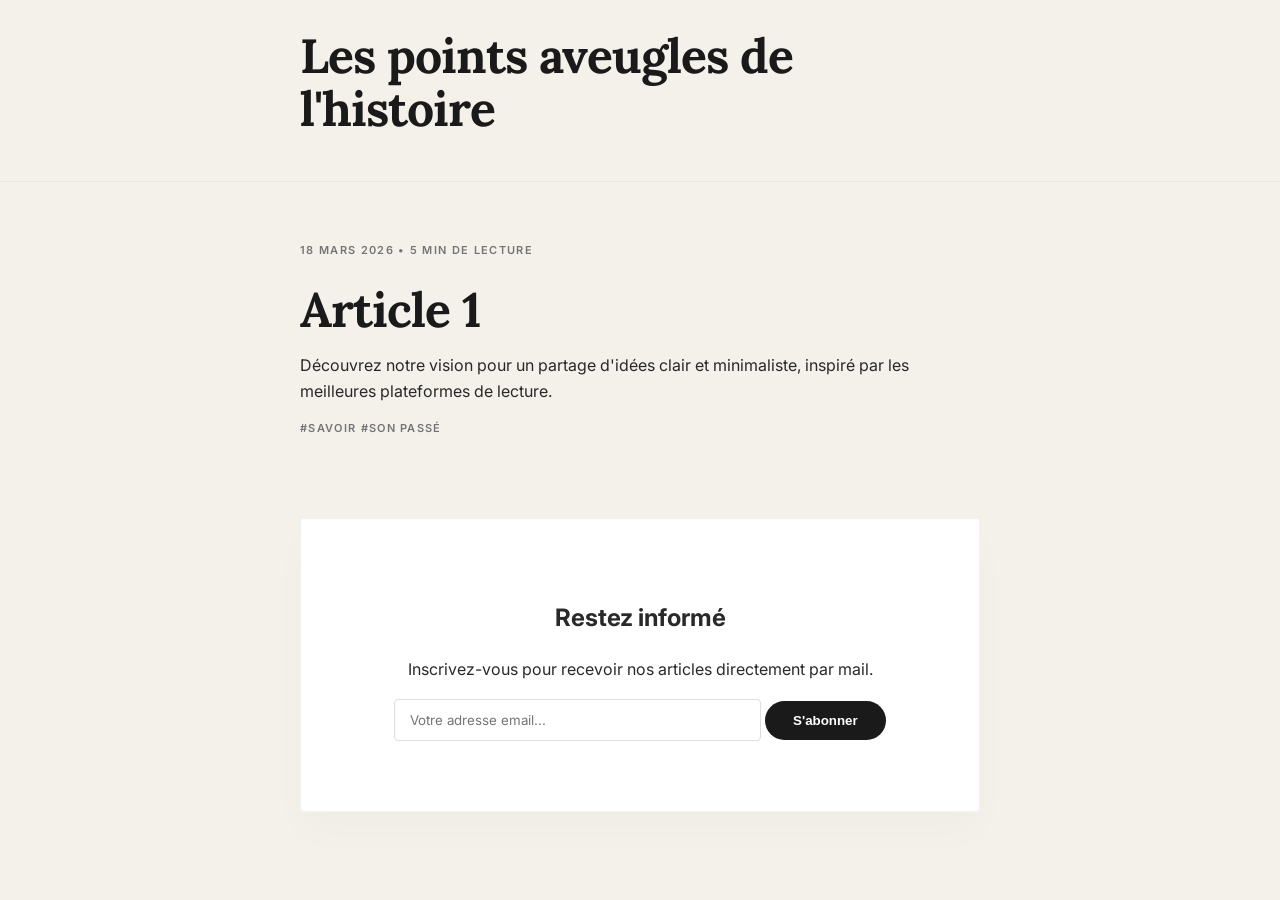
<file: index.html>
<!DOCTYPE html>
<html lang="fr">
<head>
    <meta charset="UTF-8">
    <meta name="viewport" content="width=device-width, initial-scale=1.0">
    <title>World Website | Blog & Newsletter</title>
    <link href="https://fonts.googleapis.com/css2?family=Lora:wght@400;700&family=Inter:wght@400;600&display=swap" rel="stylesheet">
    <link rel="stylesheet" href="style.css">
</head>
<body>

<header>
    <div class="container">
        <h1><a href="article-1.html" style="text-decoration: none; color: inherit;">Les points aveugles de l'histoire</a></h1>
    </div>
</header>

<main class="container">
    <article>
        <div class="meta">18 Mars 2026 • 5 min de lecture</div>
        <h1>Article 1</h1>
        <p class="excerpt">Découvrez notre vision pour un partage d'idées clair et minimaliste, inspiré par les meilleures plateformes de lecture.</p>
        <div class="meta">#Savoir #Son passé</div>
    </article>

    <section class="newsletter">
        <h2>Restez informé</h2>
        <p>Inscrivez-vous pour recevoir nos articles directement par mail.</p>
        <form>
            <input type="email" placeholder="Votre adresse email..." required>
            <button type="submit">S'abonner</button>
        </form>
    </section>
</main>

</body>
</html>
</file>
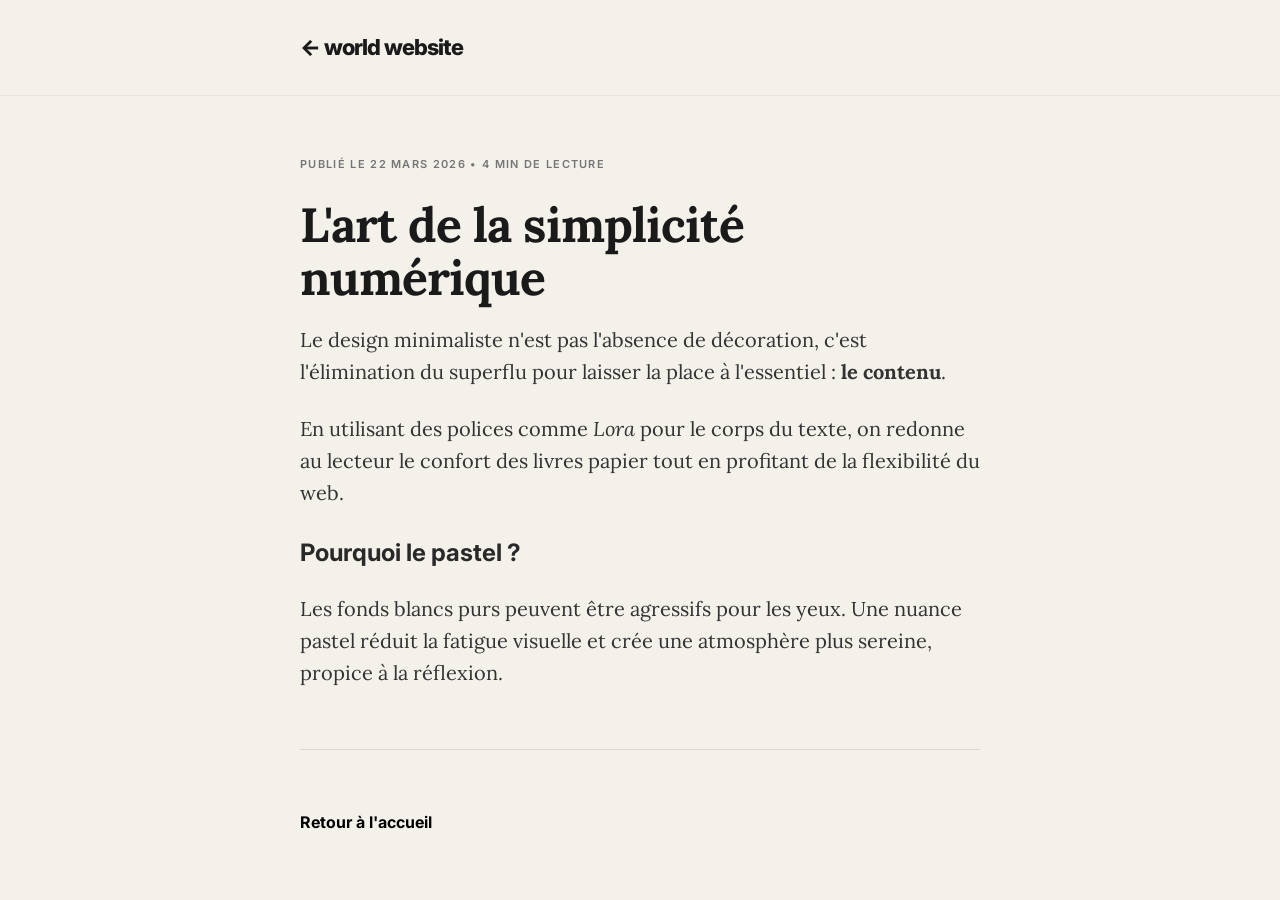
<file: article-1.html>
<!DOCTYPE html>
<html lang="fr">
<head>
    <meta charset="UTF-8">
    <meta name="viewport" content="width=device-width, initial-scale=1.0">
    <title>Mon premier article | World Website</title>
    <link rel="stylesheet" href="style.css">
    <link href="https://fonts.googleapis.com/css2?family=Lora:wght@400;700&family=Inter:wght@400;600&display=swap" rel="stylesheet">
</head>
<body>

<header>
    <div class="container">
        <a href="index.html" class="logo">← World Website</a>
    </div>
</header>

<main class="container">
    <article class="full-post">
        <div class="meta">Publié le 22 Mars 2026 • 4 min de lecture</div>
        <h1>L'art de la simplicité numérique</h1>
        
        <div class="post-content">
            <p>Le design minimaliste n'est pas l'absence de décoration, c'est l'élimination du superflu pour laisser la place à l'essentiel : <strong>le contenu</strong>.</p>
            
            <p>En utilisant des polices comme <em>Lora</em> pour le corps du texte, on redonne au lecteur le confort des livres papier tout en profitant de la flexibilité du web.</p>
            
            <h2>Pourquoi le pastel ?</h2>
            <p>Les fonds blancs purs peuvent être agressifs pour les yeux. Une nuance pastel réduit la fatigue visuelle et crée une atmosphère plus sereine, propice à la réflexion.</p>
        </div>
    </article>

    <hr>
    <a href="index.html" style="text-decoration: none; color: black; font-weight: bold;">Retour à l'accueil</a>
</main>

</body>
</html>
</file>
<file: style.css>
/* 1. Variables globales */
:root { 
    --main-color: #1a1a1a; 
    --text-color: #292929; 
    --gray: #757575; 
    --bg-color: #f4f1ea; /* Ton beige pastel historique */
}

/* 2. Base de la page */
body { 
    font-family: 'Inter', sans-serif; 
    color: var(--text-color); 
    background-color: var(--bg-color); 
    margin: 0; 
    line-height: 1.6; 
    -webkit-font-smoothing: antialiased; /* Rend la police plus fine sur Mac/iOS */
}

.container { 
    max-width: 680px; 
    margin: 0 auto; 
    padding: 0 20px; 
}

/* 3. Header & Navigation */
header { 
    padding: 30px 0; 
    border-bottom: 1px solid rgba(0,0,0,0.05); 
    margin-bottom: 60px; 
}

.logo { 
    font-family: 'Inter', sans-serif;
    font-weight: 800; 
    text-transform: lowercase; 
    letter-spacing: -1px;
    text-decoration: none;
    color: var(--main-color);
    font-size: 22px;
}

/* 4. Typographie des articles */
h1 { 
    font-family: 'Lora', serif; 
    font-size: 48px; 
    letter-spacing: -0.02em; 
    line-height: 1.1;
    margin-top: 0;
    margin-bottom: 15px;
    color: var(--main-color);
}

.meta { 
    text-transform: uppercase; 
    letter-spacing: 0.12em; 
    font-size: 11px; 
    font-weight: 600;
    color: var(--gray);
    margin-bottom: 25px;
}

.post-content p {
    font-family: 'Lora', serif;
    font-size: 20px;
    margin-bottom: 25px;
    color: #333;
}

/* 5. Éléments interactifs & Newsletter */
.newsletter { 
    background: #ffffff; 
    padding: 60px; 
    border-radius: 4px; 
    margin: 80px 0; 
    border: 1px solid rgba(0,0,0,0.05);
    box-shadow: 0 20px 40px rgba(0,0,0,0.02);
    text-align: center;
}

input[type="email"] { 
    padding: 12px 15px; 
    width: 60%; 
    border: 1px solid #ddd; 
    border-radius: 4px; 
    margin-bottom: 10px;
    font-family: 'Inter', sans-serif;
}

button { 
    background: var(--main-color); 
    color: white;
    padding: 12px 28px; 
    border-radius: 25px; 
    font-weight: 600;
    border: none;
    cursor: pointer;
    transition: all 0.2s ease;
}

button:hover {
    background: #000;
    transform: scale(1.05); /* Petit effet de zoom au survol */
}

hr {
    border: 0;
    border-top: 1px solid rgba(0,0,0,0.1);
    margin: 60px 0;
}
</file>
